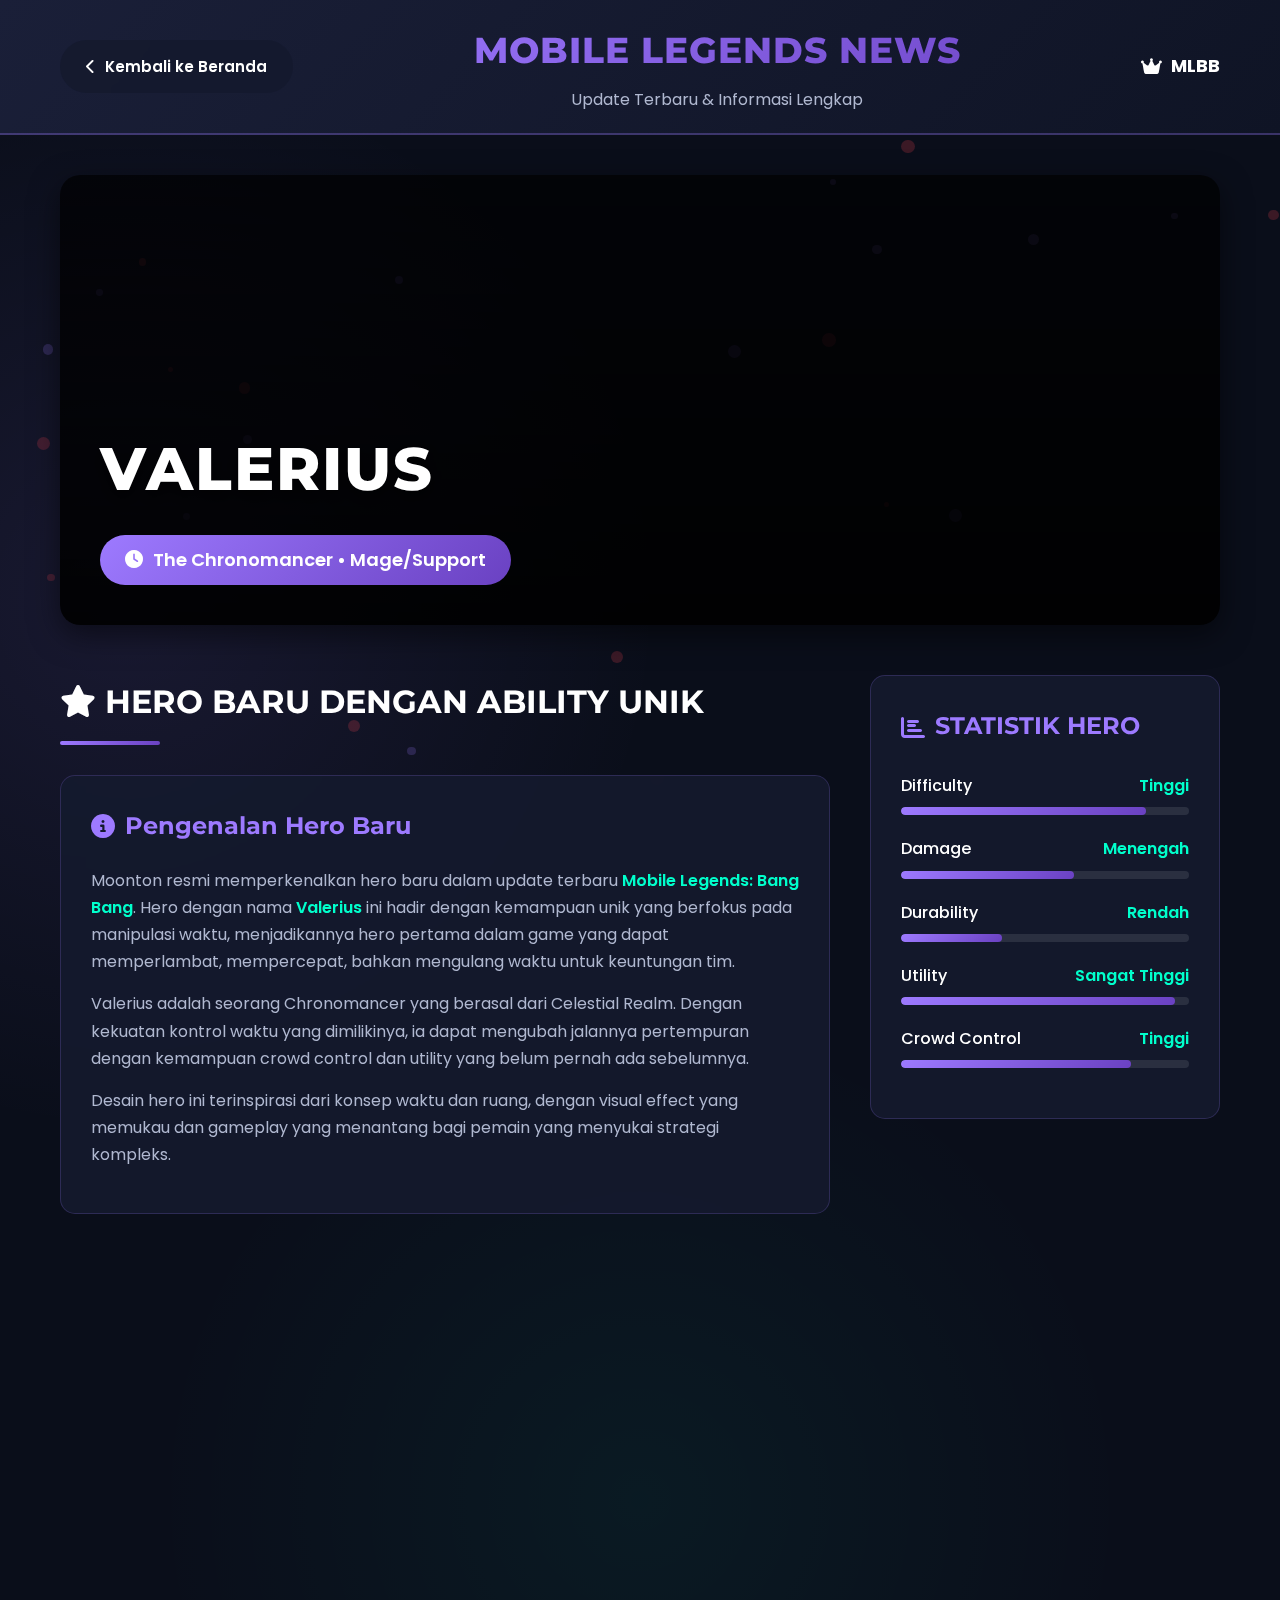
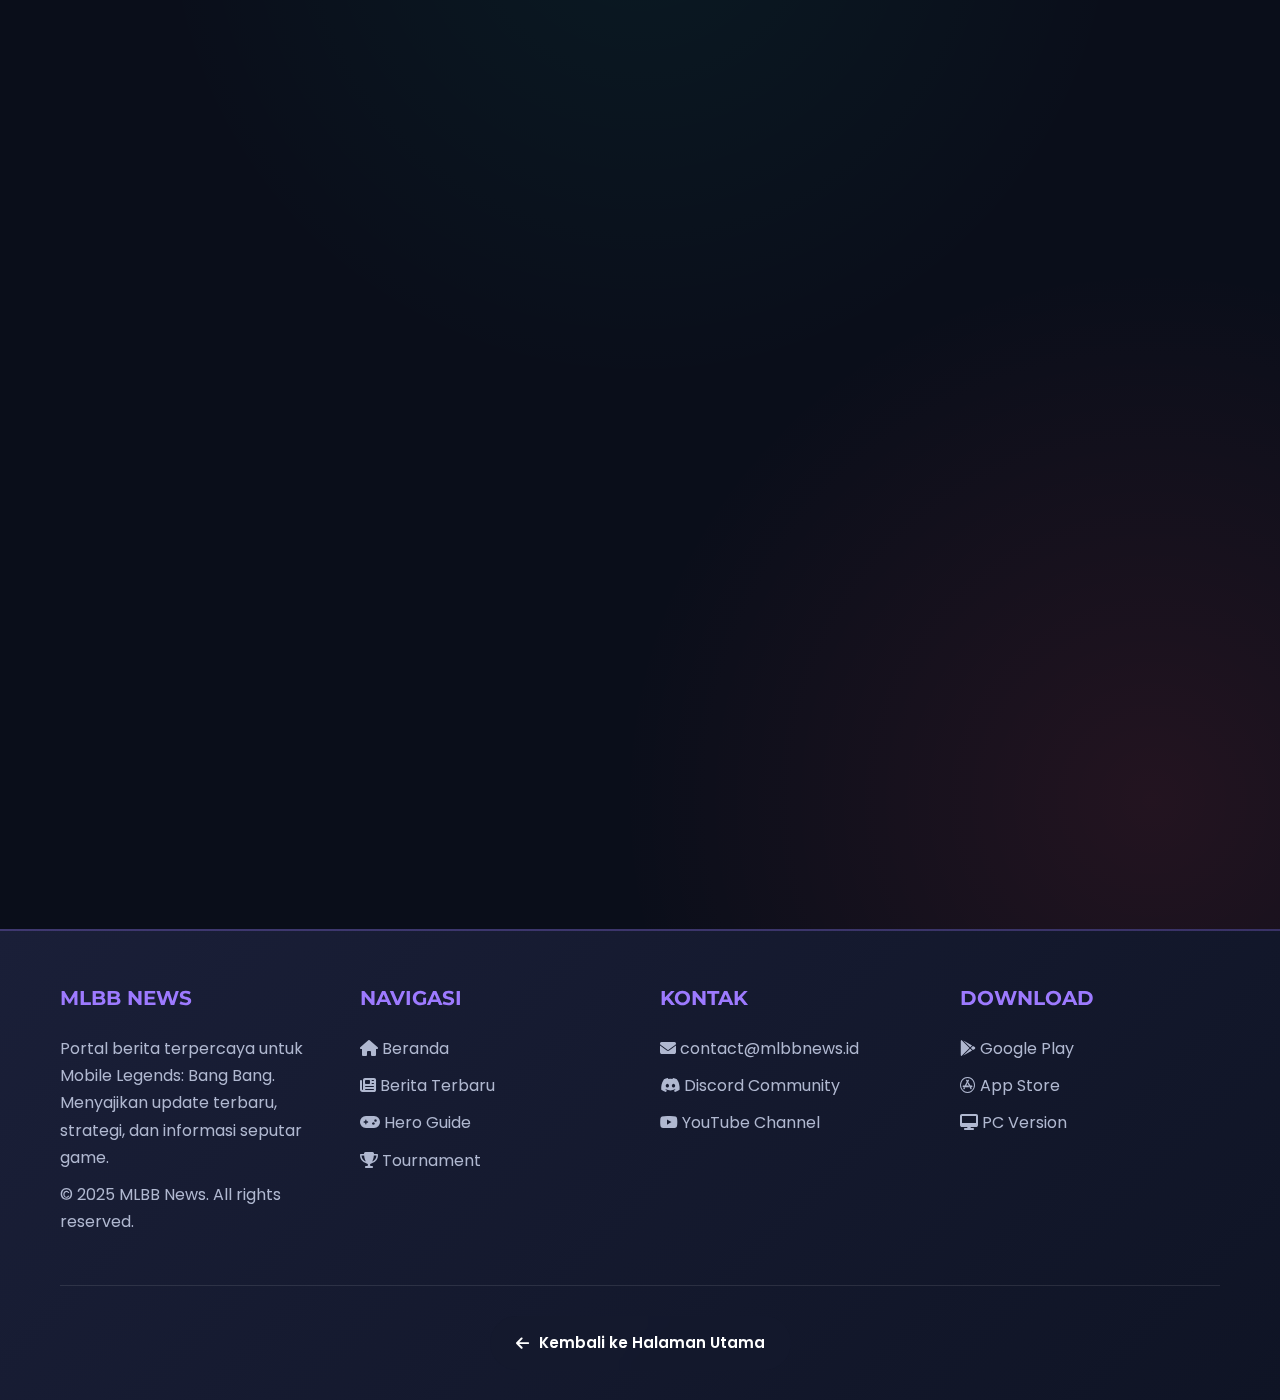
<file: mlbb.html>
<!DOCTYPE html>
<html lang="id">

<head>
    <meta charset="UTF-8">
    <meta name="viewport" content="width=device-width, initial-scale=1.0">
    <title>Detail Hero Baru - Mobile Legends: Bang Bang</title>
    <link rel="stylesheet" href="https://cdnjs.cloudflare.com/ajax/libs/font-awesome/6.4.0/css/all.min.css">
    <link href="https://fonts.googleapis.com/css2?family=Montserrat:wght@400;600;700;800&family=Poppins:wght@300;400;500;600&display=swap" rel="stylesheet">
    <style>
         :root {
            --primary: #9d7aff;
            --primary-dark: #6a41c2;
            --secondary: #ff4655;
            --accent: #00ffcc;
            --dark-bg: #0a0e1a;
            --darker-bg: #070a15;
            --card-bg: rgba(20, 25, 45, 0.9);
            --text-light: #ffffff;
            --text-gray: #b0b8d0;
            --gradient-primary: linear-gradient(135deg, #9d7aff 0%, #6a41c2 100%);
            --gradient-secondary: linear-gradient(135deg, #ff4655 0%, #ff6b6b 100%);
            --gradient-dark: linear-gradient(135deg, #1a1f38 0%, #0f1425 100%);
            --shadow: 0 10px 30px rgba(0, 0, 0, 0.5);
            --glow: 0 0 20px rgba(157, 122, 255, 0.4);
        }
        
        * {
            margin: 0;
            padding: 0;
            box-sizing: border-box;
        }
        
        body {
            font-family: 'Poppins', sans-serif;
            background-color: var(--dark-bg);
            color: var(--text-light);
            line-height: 1.7;
            overflow-x: hidden;
            background-image: radial-gradient(circle at 10% 20%, rgba(157, 122, 255, 0.1) 0%, transparent 20%), radial-gradient(circle at 90% 80%, rgba(255, 70, 85, 0.1) 0%, transparent 20%), radial-gradient(circle at 50% 50%, rgba(0, 255, 204, 0.05) 0%, transparent 30%);
            min-height: 100vh;
        }
        
        .particles {
            position: fixed;
            width: 100%;
            height: 100%;
            z-index: -1;
            pointer-events: none;
        }
        
        .particle {
            position: absolute;
            background: var(--primary);
            border-radius: 50%;
            opacity: 0.2;
            animation: float 15s infinite linear;
        }
        
        @keyframes float {
            0%,
            100% {
                transform: translateY(0) rotate(0deg);
            }
            50% {
                transform: translateY(-20px) rotate(180deg);
            }
        }
        
        .container {
            max-width: 1200px;
            margin: 0 auto;
            padding: 0 20px;
        }
        /* Header Styles */
        
        header {
            background: var(--gradient-dark);
            padding: 20px 0;
            border-bottom: 2px solid rgba(157, 122, 255, 0.3);
            position: relative;
            overflow: hidden;
        }
        
        .header-content {
            display: flex;
            justify-content: space-between;
            align-items: center;
        }
        
        .back-home-btn {
            display: flex;
            align-items: center;
            gap: 10px;
            background: rgba(20, 25, 45, 0.8);
            color: var(--text-light);
            text-decoration: none;
            padding: 12px 24px;
            border-radius: 50px;
            font-weight: 600;
            font-size: 15px;
            transition: all 0.3s ease;
            border: 2px solid transparent;
            backdrop-filter: blur(10px);
        }
        
        .back-home-btn:hover {
            background: var(--primary);
            transform: translateY(-3px);
            box-shadow: var(--glow);
            border-color: var(--primary);
        }
        
        .header-title {
            text-align: center;
            flex-grow: 1;
        }
        
        .header-title h1 {
            font-family: 'Montserrat', sans-serif;
            font-size: 36px;
            font-weight: 800;
            background: var(--gradient-primary);
            -webkit-background-clip: text;
            -webkit-text-fill-color: transparent;
            margin-bottom: 5px;
            letter-spacing: 1px;
        }
        
        .header-title p {
            color: var(--text-gray);
            font-size: 16px;
        }
        
        .mlbb-logo {
            display: flex;
            align-items: center;
            gap: 10px;
            font-weight: 700;
            color: var(--text-light);
            font-size: 18px;
        }
        /* Hero Banner */
        
        .hero-section {
            margin: 40px 0;
            position: relative;
            border-radius: 20px;
            overflow: hidden;
            box-shadow: var(--shadow);
        }
        
        .hero-banner {
            height: 450px;
            background: linear-gradient(rgba(0, 0, 0, 0.7), rgba(0, 0, 0, 0.9)), url('https://i.pinimg.com/1200x/9a/93/b4/9a93b44bc02e55147604456799c4a684.jpg');
            background-size: cover;
            background-position: center;
            display: flex;
            align-items: flex-end;
            padding: 40px;
            position: relative;
        }
        
        .hero-info {
            position: relative;
            z-index: 2;
        }
        
        .hero-name {
            font-family: 'Montserrat', sans-serif;
            font-size: 60px;
            font-weight: 800;
            color: var(--text-light);
            text-shadow: 0 5px 15px rgba(0, 0, 0, 0.7);
            margin-bottom: 15px;
            letter-spacing: 2px;
        }
        
        .hero-role {
            display: inline-flex;
            align-items: center;
            gap: 10px;
            background: var(--gradient-primary);
            color: var(--text-light);
            padding: 10px 25px;
            border-radius: 50px;
            font-size: 18px;
            font-weight: 600;
        }
        /* Main Content */
        
        .main-content {
            display: grid;
            grid-template-columns: 1fr 350px;
            gap: 40px;
            margin: 50px 0;
        }
        
        @media (max-width: 992px) {
            .main-content {
                grid-template-columns: 1fr;
            }
        }
        /* Article Section */
        
        .article-section h2 {
            font-family: 'Montserrat', sans-serif;
            font-size: 32px;
            color: var(--text-light);
            margin-bottom: 30px;
            position: relative;
            padding-bottom: 15px;
        }
        
        .article-section h2::after {
            content: '';
            position: absolute;
            bottom: 0;
            left: 0;
            width: 100px;
            height: 4px;
            background: var(--gradient-primary);
            border-radius: 2px;
        }
        
        .info-card {
            background: var(--card-bg);
            border-radius: 15px;
            padding: 30px;
            margin-bottom: 30px;
            border: 1px solid rgba(157, 122, 255, 0.2);
            transition: transform 0.3s ease, box-shadow 0.3s ease;
            backdrop-filter: blur(10px);
        }
        
        .info-card:hover {
            transform: translateY(-5px);
            box-shadow: var(--shadow), var(--glow);
            border-color: var(--primary);
        }
        
        .info-card h3 {
            font-family: 'Montserrat', sans-serif;
            font-size: 24px;
            color: var(--primary);
            margin-bottom: 20px;
            display: flex;
            align-items: center;
            gap: 10px;
        }
        
        .info-card p {
            color: var(--text-gray);
            font-size: 16px;
            margin-bottom: 15px;
        }
        
        .highlight {
            color: var(--accent);
            font-weight: 600;
        }
        /* Abilities Grid */
        
        .abilities-grid {
            display: grid;
            grid-template-columns: repeat(auto-fit, minmax(280px, 1fr));
            gap: 25px;
            margin: 40px 0;
        }
        
        .ability-card {
            background: var(--card-bg);
            border-radius: 15px;
            padding: 25px;
            border: 1px solid rgba(157, 122, 255, 0.2);
            transition: all 0.3s ease;
            position: relative;
            overflow: hidden;
        }
        
        .ability-card:hover {
            transform: translateY(-10px);
            box-shadow: var(--shadow), 0 0 30px rgba(157, 122, 255, 0.3);
            border-color: var(--primary);
        }
        
        .ability-header {
            display: flex;
            align-items: center;
            gap: 15px;
            margin-bottom: 20px;
        }
        
        .ability-icon {
            width: 60px;
            height: 60px;
            background: var(--gradient-primary);
            border-radius: 15px;
            display: flex;
            align-items: center;
            justify-content: center;
            font-size: 24px;
            font-weight: 800;
            color: var(--text-light);
        }
        
        .ability-title {
            font-family: 'Montserrat', sans-serif;
            font-size: 20px;
            color: var(--text-light);
            font-weight: 700;
        }
        
        .ability-type {
            color: var(--text-gray);
            font-size: 14px;
            background: rgba(255, 255, 255, 0.1);
            padding: 3px 10px;
            border-radius: 20px;
            display: inline-block;
        }
        
        .ability-desc {
            color: var(--text-gray);
            font-size: 15px;
            line-height: 1.6;
        }
        /* Sidebar */
        
        .sidebar {
            position: sticky;
            top: 30px;
            height: fit-content;
        }
        
        .sidebar-section {
            background: var(--card-bg);
            border-radius: 15px;
            padding: 30px;
            margin-bottom: 30px;
            border: 1px solid rgba(157, 122, 255, 0.2);
            backdrop-filter: blur(10px);
        }
        
        .sidebar-section h3 {
            font-family: 'Montserrat', sans-serif;
            font-size: 24px;
            color: var(--primary);
            margin-bottom: 25px;
            display: flex;
            align-items: center;
            gap: 10px;
        }
        /* Stats */
        
        .stat-item {
            margin-bottom: 20px;
        }
        
        .stat-header {
            display: flex;
            justify-content: space-between;
            margin-bottom: 8px;
        }
        
        .stat-label {
            color: var(--text-light);
            font-weight: 500;
        }
        
        .stat-value {
            color: var(--accent);
            font-weight: 600;
        }
        
        .stat-bar {
            height: 8px;
            background: rgba(255, 255, 255, 0.1);
            border-radius: 4px;
            overflow: hidden;
        }
        
        .stat-fill {
            height: 100%;
            background: var(--gradient-primary);
            border-radius: 4px;
            transition: width 1s ease;
        }
        /* Release Info */
        
        .release-info {
            background: var(--gradient-dark);
            border-radius: 15px;
            padding: 30px;
            text-align: center;
            border: 2px solid var(--primary);
        }
        
        .release-info h4 {
            font-family: 'Montserrat', sans-serif;
            font-size: 20px;
            color: var(--text-light);
            margin-bottom: 15px;
        }
        
        .release-date {
            font-size: 36px;
            font-weight: 800;
            color: var(--accent);
            margin: 10px 0;
            font-family: 'Montserrat', sans-serif;
        }
        /* Footer */
        
        footer {
            background: var(--gradient-dark);
            padding: 50px 0 30px;
            margin-top: 60px;
            border-top: 2px solid rgba(157, 122, 255, 0.3);
        }
        
        .footer-content {
            display: grid;
            grid-template-columns: repeat(auto-fit, minmax(250px, 1fr));
            gap: 40px;
            margin-bottom: 40px;
        }
        
        .footer-section h4 {
            font-family: 'Montserrat', sans-serif;
            font-size: 20px;
            color: var(--primary);
            margin-bottom: 20px;
        }
        
        .footer-section p,
        .footer-section a {
            color: var(--text-gray);
            margin-bottom: 10px;
            display: block;
            text-decoration: none;
            transition: color 0.3s ease;
        }
        
        .footer-section a:hover {
            color: var(--primary);
        }
        
        .back-to-top {
            position: fixed;
            bottom: 30px;
            right: 30px;
            width: 60px;
            height: 60px;
            background: var(--gradient-primary);
            border-radius: 50%;
            display: flex;
            align-items: center;
            justify-content: center;
            color: var(--text-light);
            font-size: 24px;
            text-decoration: none;
            opacity: 0;
            transform: translateY(20px);
            transition: all 0.3s ease;
            box-shadow: var(--shadow);
            z-index: 1000;
        }
        
        .back-to-top.show {
            opacity: 1;
            transform: translateY(0);
        }
        
        .back-to-top:hover {
            transform: translateY(-5px);
            box-shadow: var(--glow);
        }
        /* Animation classes */
        
        .fade-in {
            opacity: 0;
            transform: translateY(20px);
            transition: opacity 0.6s ease, transform 0.6s ease;
        }
        
        .fade-in.visible {
            opacity: 1;
            transform: translateY(0);
        }
        
        .pulse {
            animation: pulse 2s infinite;
        }
        
        @keyframes pulse {
            0%,
            100% {
                opacity: 1;
            }
            50% {
                opacity: 0.7;
            }
        }
        /* Responsive */
        
        @media (max-width: 768px) {
            .header-content {
                flex-direction: column;
                gap: 20px;
                text-align: center;
            }
            .hero-name {
                font-size: 40px;
            }
            .hero-banner {
                height: 350px;
                padding: 30px 20px;
            }
            .article-section h2 {
                font-size: 28px;
            }
            .info-card,
            .sidebar-section {
                padding: 20px;
            }
        }
    </style>
</head>

<body>
    <!-- Background Particles -->
    <div class="particles" id="particles"></div>

    <!-- Back to Top Button -->
    <a href="#" class="back-to-top" id="backToTop">
        <i class="fas fa-arrow-up"></i>
    </a>

    <!-- Header -->
    <header>
        <div class="container">
            <div class="header-content">
                <a href="index.html" class="back-home-btn">
                    <i class="fas fa-chevron-left"></i>
                    <span>Kembali ke Beranda</span>
                </a>

                <div class="header-title">
                    <h1>MOBILE LEGENDS NEWS</h1>
                    <p>Update Terbaru & Informasi Lengkap</p>
                </div>

                <div class="mlbb-logo">
                    <i class="fas fa-crown"></i>
                    <span>MLBB</span>
                </div>
            </div>
        </div>
    </header>

    <!-- Main Content -->
    <div class="container">
        <!-- Hero Section -->
        <section class="hero-section fade-in">
            <div class="hero-banner">
                <div class="hero-info">
                    <h1 class="hero-name">VALERIUS</h1>
                    <div class="hero-role">
                        <i class="fas fa-clock"></i>
                        <span>The Chronomancer • Mage/Support</span>
                    </div>
                </div>
            </div>
        </section>

        <!-- Content Grid -->
        <div class="main-content">
            <!-- Article Section -->
            <div class="article-section">
                <!-- Introduction -->
                <section class="fade-in">
                    <h2><i class="fas fa-star"></i> HERO BARU DENGAN ABILITY UNIK</h2>
                    <div class="info-card">
                        <h3><i class="fas fa-info-circle"></i> Pengenalan Hero Baru</h3>
                        <p>Moonton resmi memperkenalkan hero baru dalam update terbaru <span class="highlight">Mobile Legends: Bang Bang</span>. Hero dengan nama <span class="highlight">Valerius</span> ini hadir dengan kemampuan unik yang berfokus pada manipulasi
                            waktu, menjadikannya hero pertama dalam game yang dapat memperlambat, mempercepat, bahkan mengulang waktu untuk keuntungan tim.</p>
                        <p>Valerius adalah seorang Chronomancer yang berasal dari Celestial Realm. Dengan kekuatan kontrol waktu yang dimilikinya, ia dapat mengubah jalannya pertempuran dengan kemampuan crowd control dan utility yang belum pernah ada sebelumnya.</p>
                        <p>Desain hero ini terinspirasi dari konsep waktu dan ruang, dengan visual effect yang memukau dan gameplay yang menantang bagi pemain yang menyukai strategi kompleks.</p>
                    </div>
                </section>

                <!-- Abilities -->
                <section class="fade-in">
                    <h2><i class="fas fa-bolt"></i> ABILITY & SKILL SET</h2>
                    <div class="abilities-grid">
                        <!-- Skill 1 -->
                        <div class="ability-card">
                            <div class="ability-header">
                                <div class="ability-icon">1</div>
                                <div>
                                    <div class="ability-title">Time Warp</div>
                                    <span class="ability-type">SKILL 1 • AREA CONTROL</span>
                                </div>
                            </div>
                            <p class="ability-desc">Menciptakan medan temporal yang memperlambat musuh sebesar 40% dan mengurangi armor magic mereka. Jika musuh berada dalam area terlalu lama, mereka akan mengalami stun selama 1.2 detik.</p>
                        </div>

                        <!-- Skill 2 -->
                        <div class="ability-card">
                            <div class="ability-header">
                                <div class="ability-icon">2</div>
                                <div>
                                    <div class="ability-title">Temporal Shift</div>
                                    <span class="ability-type">SKILL 2 • BUFF/DEBUFF</span>
                                </div>
                            </div>
                            <p class="ability-desc">Memanipulasi waktu di area target, mempercepat sekutu sebesar 30% dan memberikan shield, sementara musuh diperlambat 25%. Efek ini berlangsung selama 3 detik.</p>
                        </div>

                        <!-- Ultimate -->
                        <div class="ability-card">
                            <div class="ability-header">
                                <div class="ability-icon">ULT</div>
                                <div>
                                    <div class="ability-title">Chrono Reversal</div>
                                    <span class="ability-type">ULTIMATE • GAME CHANGER</span>
                                </div>
                            </div>
                            <p class="ability-desc">Mengembalikan status hero (HP, mana, cooldown) ke kondisi 4 detik sebelumnya. Dapat digunakan pada diri sendiri atau sekutu. Cooldown: 120 detik.</p>
                        </div>

                        <!-- Passive -->
                        <div class="ability-card">
                            <div class="ability-header">
                                <div class="ability-icon">P</div>
                                <div>
                                    <div class="ability-title">Timekeeper's Essence</div>
                                    <span class="ability-type">PASSIVE • ENHANCEMENT</span>
                                </div>
                            </div>
                            <p class="ability-desc">Setiap kali menggunakan skill, mengumpulkan "Chrono Energy". Setelah terkumpul penuh, skill berikutnya akan memiliki efek tambahan dan mengurangi cooldown semua skill sebesar 20%.</p>
                        </div>
                    </div>
                </section>

                <!-- Strategy -->
                <section class="fade-in">
                    <h2><i class="fas fa-chess"></i> STRATEGI & ROLE</h2>
                    <div class="info-card">
                        <h3><i class="fas fa-trophy"></i> Strategi Penggunaan</h3>
                        <p>Valerius dirancang untuk menjadi <span class="highlight">mage support</span> yang dapat memberikan dampak besar dalam team fight. Dengan kemampuan kontrol area dan utility yang dimilikinya, ia cocok untuk mengatur tempo pertempuran.</p>
                        <p><span class="highlight">Positioning:</span> Disarankan untuk memainkan Valerius di <span class="highlight">midlane atau sebagai roamer</span>. Kombinasi skillnya sangat efektif untuk ganking awal game dan menjadi game changer di
                            late game dengan ultimate yang dapat menyelamatkan core dari kematian.</p>
                        <p><span class="highlight">Item Build:</span> Fokus pada item cooldown reduction dan magic penetration. Clock of Destiny dan Lightning Truncheon adalah core items yang sangat direkomendasikan.</p>
                    </div>
                </section>
            </div>

            <!-- Sidebar -->
            <div class="sidebar">
                <!-- Stats -->
                <div class="sidebar-section fade-in">
                    <h3><i class="fas fa-chart-bar"></i> STATISTIK HERO</h3>
                    <div class="stats-container">
                        <div class="stat-item">
                            <div class="stat-header">
                                <span class="stat-label">Difficulty</span>
                                <span class="stat-value">Tinggi</span>
                            </div>
                            <div class="stat-bar">
                                <div class="stat-fill" style="width: 85%"></div>
                            </div>
                        </div>
                        <div class="stat-item">
                            <div class="stat-header">
                                <span class="stat-label">Damage</span>
                                <span class="stat-value">Menengah</span>
                            </div>
                            <div class="stat-bar">
                                <div class="stat-fill" style="width: 60%"></div>
                            </div>
                        </div>
                        <div class="stat-item">
                            <div class="stat-header">
                                <span class="stat-label">Durability</span>
                                <span class="stat-value">Rendah</span>
                            </div>
                            <div class="stat-bar">
                                <div class="stat-fill" style="width: 35%"></div>
                            </div>
                        </div>
                        <div class="stat-item">
                            <div class="stat-header">
                                <span class="stat-label">Utility</span>
                                <span class="stat-value">Sangat Tinggi</span>
                            </div>
                            <div class="stat-bar">
                                <div class="stat-fill" style="width: 95%"></div>
                            </div>
                        </div>
                        <div class="stat-item">
                            <div class="stat-header">
                                <span class="stat-label">Crowd Control</span>
                                <span class="stat-value">Tinggi</span>
                            </div>
                            <div class="stat-bar">
                                <div class="stat-fill" style="width: 80%"></div>
                            </div>
                        </div>
                    </div>
                </div>

                <!-- Counter & Synergy -->
                <div class="sidebar-section fade-in">
                    <h3><i class="fas fa-users"></i> COUNTER & SYNERGY</h3>
                    <div class="info-card" style="padding: 0; border: none; background: transparent;">
                        <h4 style="color: var(--secondary); margin-bottom: 15px;">Counter Terbaik</h4>
                        <p style="margin-bottom: 20px;">Hero dengan burst damage tinggi seperti <span class="highlight">Karina</span> atau <span class="highlight">Saber</span> dapat dengan cepat mengeliminasi Valerius sebelum ia menggunakan skill.</p>

                        <h4 style="color: var(--accent); margin-bottom: 15px;">Synergy Terbaik</h4>
                        <p>Hero hyper carry seperti <span class="highlight">Claude</span> atau <span class="highlight">Moskov</span> yang dapat memanfaatkan buff dari Temporal Shift untuk menghasilkan damage maksimal.</p>
                    </div>
                </div>

                <!-- Release Info -->
                <div class="release-info fade-in">
                    <h4><i class="fas fa-calendar-alt"></i> TANGGAL RILIS</h4>
                    <div class="release-date pulse">-</div>
                    <p>Patch 1.7.48</p>
                    <p style="margin-top: 15px; color: var(--text-gray);">
                        <i class="fas fa-download"></i> Update tersedia di App Store & Google Play
                    </p>
                </div>

                <!-- Quick Navigation -->
                <div class="sidebar-section fade-in">
                    <h3><i class="fas fa-link"></i> NAVIGASI CEPAT</h3>
                    <a href="index.html" class="back-home-btn" style="justify-content: center; margin-bottom: 15px;">
                        <i class="fas fa-home"></i>
                        <span>Kembali ke Beranda</span>
                    </a>
                    <a href="https://mediaindonesia.com/tag/mobile-legends-bang-bang" class="back-home-btn" style="justify-content: center; background: rgba(255, 70, 85, 0.1);">
                        <i class="fas fa-newspaper"></i>
                        <span>Lihat Berita Lainnya</span>
                    </a>
                </div>
            </div>
        </div>
    </div>

    <!-- Footer -->
    <footer>
        <div class="container">
            <div class="footer-content">
                <div class="footer-section">
                    <h4>MLBB NEWS</h4>
                    <p>Portal berita terpercaya untuk Mobile Legends: Bang Bang. Menyajikan update terbaru, strategi, dan informasi seputar game.</p>
                    <p>© 2025 MLBB News. All rights reserved.</p>
                </div>

                <div class="footer-section">
                    <h4>NAVIGASI</h4>
                    <a href="index.html"><i class="fas fa-home"></i> Beranda</a>
                    <a href="https://www.ligagame.tv/esports/mlbb/"><i class="fas fa-newspaper"></i> Berita Terbaru</a>
                    <a href="https://mobile-legends.fandom.com/wiki/Category:Hero_guide"><i class="fas fa-gamepad"></i> Hero Guide</a>
                    <a href="https://esportswave.id/2025/10/30/moonton-umumkan-format-jadwal-dan-tiket-m7-world-championship-2026-di-jakarta/"><i class="fas fa-trophy"></i> Tournament</a>
                </div>

                <div class="footer-section">
                    <h4>KONTAK</h4>
                    <a href="https://mobile-legends.net/contact-us/"><i class="fas fa-envelope"></i> contact@mlbbnews.id</p>
                    <p><i class="fab fa-discord"></i> Discord Community</p>
                    <a href="https://www.youtube.com/@MobileLegends5v5MOBA"><i class="fab fa-youtube"></i> YouTube Channel</a>
                </div>

                <div class="footer-section">
                    <h4>DOWNLOAD</h4>
                    <a href="https://play.google.com/store/search?q=mobile+legend&c=apps"><i class="fab fa-google-play"></i> Google Play</a>
                    <a href="https://apps.apple.com/us/app/mobile-legends-bang-bang-us/id6741568655"><i class="fab fa-app-store"></i> App Store</a>
                    <a href="https://play.google.com/pc-store/games/details?id=com.mobile.legends&hl=en"><i class="fas fa-desktop"></i> PC Version</a>
                </div>
            </div>

            <div style="text-align: center; padding-top: 30px; border-top: 1px solid rgba(255,255,255,0.1);">
                <a href="index.html" class="back-home-btn" style="display: inline-flex;">
                    <i class="fas fa-arrow-left"></i>
                    <span>Kembali ke Halaman Utama</span>
                </a>
            </div>
        </div>
    </footer>

    <script>
        // Create background particles
        function createParticles() {
            const particlesContainer = document.getElementById('particles');
            const particleCount = 30;

            for (let i = 0; i < particleCount; i++) {
                const particle = document.createElement('div');
                particle.className = 'particle';

                // Random properties
                const size = Math.random() * 10 + 5;
                const posX = Math.random() * 100;
                const posY = Math.random() * 100;
                const color = Math.random() > 0.5 ? 'var(--primary)' : 'var(--secondary)';
                const delay = Math.random() * 20;
                const duration = Math.random() * 10 + 15;

                // Apply styles
                particle.style.width = `${size}px`;
                particle.style.height = `${size}px`;
                particle.style.left = `${posX}%`;
                particle.style.top = `${posY}%`;
                particle.style.background = color;
                particle.style.animationDelay = `${delay}s`;
                particle.style.animationDuration = `${duration}s`;

                particlesContainer.appendChild(particle);
            }
        }

        // Fade in animation on scroll
        function fadeInOnScroll() {
            const fadeElements = document.querySelectorAll('.fade-in');

            fadeElements.forEach(element => {
                const elementTop = element.getBoundingClientRect().top;
                const elementVisible = 150;

                if (elementTop < window.innerHeight - elementVisible) {
                    element.classList.add('visible');
                }
            });
        }

        // Back to top button
        function handleBackToTop() {
            const backToTopBtn = document.getElementById('backToTop');

            window.addEventListener('scroll', () => {
                if (window.pageYOffset > 300) {
                    backToTopBtn.classList.add('show');
                } else {
                    backToTopBtn.classList.remove('show');
                }
            });

            backToTopBtn.addEventListener('click', (e) => {
                e.preventDefault();
                window.scrollTo({
                    top: 0,
                    behavior: 'smooth'
                });
            });
        }

        // Animate stat bars on scroll
        function animateStats() {
            const statBars = document.querySelectorAll('.stat-fill');
            const observer = new IntersectionObserver((entries) => {
                entries.forEach(entry => {
                    if (entry.isIntersecting) {
                        const bar = entry.target;
                        const width = bar.style.width;
                        bar.style.width = '0%';

                        setTimeout(() => {
                            bar.style.width = width;
                        }, 300);

                        observer.unobserve(bar);
                    }
                });
            }, {
                threshold: 0.5
            });

            statBars.forEach(bar => observer.observe(bar));
        }

        // Initialize everything when page loads
        document.addEventListener('DOMContentLoaded', () => {
            createParticles();
            handleBackToTop();
            animateStats();

            // Initial fade in check
            fadeInOnScroll();

            // Check on scroll
            window.addEventListener('scroll', fadeInOnScroll);

            // Add hover effects to cards
            const cards = document.querySelectorAll('.info-card, .ability-card');
            cards.forEach(card => {
                card.addEventListener('mouseenter', () => {
                    card.style.transform = 'translateY(-10px)';
                });

                card.addEventListener('mouseleave', () => {
                    card.style.transform = 'translateY(0)';
                });
            });

            // Navigation buttons
            const backButtons = document.querySelectorAll('.back-home-btn');
            backButtons.forEach(btn => {
                btn.addEventListener('click', (e) => {
                    if (btn.getAttribute('href') === 'index.html') {
                        e.preventDefault();
                        // Add transition effect before navigating
                        document.body.style.opacity = '0';
                        document.body.style.transition = 'opacity 0.3s';

                        setTimeout(() => {
                            window.location.href = 'index.html';
                        }, 300);
                    }
                });
            });

            // Add click effect to buttons
            const buttons = document.querySelectorAll('a, .ability-card');
            buttons.forEach(button => {
                button.addEventListener('mousedown', () => {
                    button.style.transform = 'scale(0.95)';
                });

                button.addEventListener('mouseup', () => {
                    button.style.transform = '';
                });

                button.addEventListener('mouseleave', () => {
                    button.style.transform = '';
                });
            });
        });
    </script>
</body>

</html>
</file>
